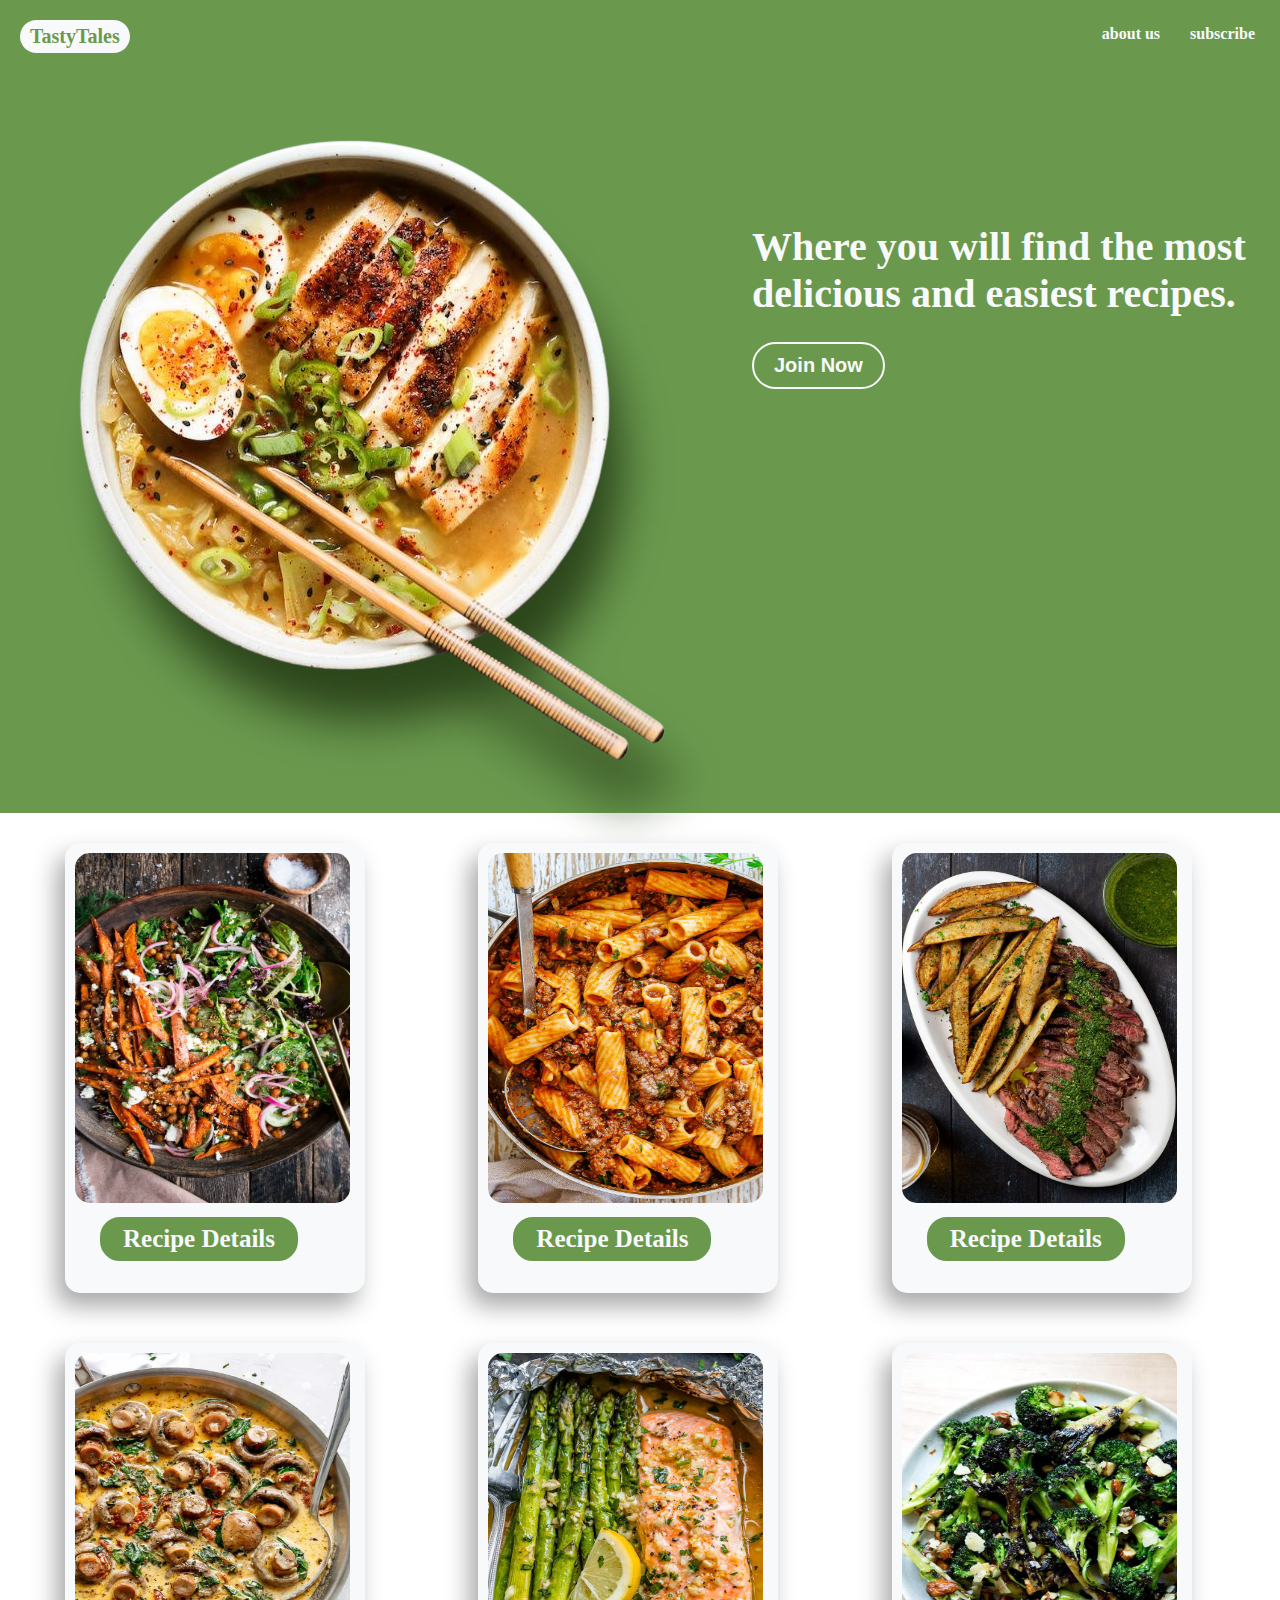
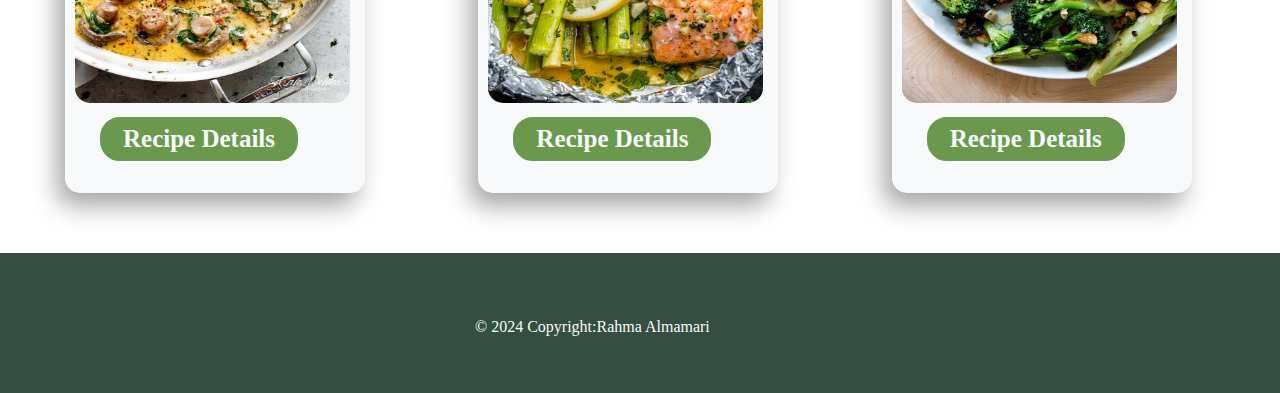
<file: PersonalBlog/index.html>
<!DOCTYPE html>
<html lang="en">
  <head>
    <meta charset="UTF-8" />
    <meta name="viewport" content="width=device-width, initial-scale=1.0" />
    <title>Blog Homepage</title>
    <!-- link to css file -->
    <link rel="stylesheet" href="./assets/css/main.css" />
  </head>
  <body>
    <div class="grid-container">
      <!-- nav code start here -->
      <nav>
        <ul class="logo">
          <li>TastyTales</li>
        </ul>
        <ul class="link">
          <li>
            <a href="./assets/html/about.html">about us</a>
          </li>
          <li>
            <a href="./assets/html/subscribe.html">subscribe</a>
          </li>
        </ul>
      </nav>
      <!--header code start here -->
      <header>
        <div class="header_image">
          <img src="./assets/image/header_image2.png" />
        </div>
        <div class="header_detail">
          <h2>Where you will find the most delicious and easiest recipes.</h2>
          <button type="button">
            <a href="./assets/html/subscribe.html">Join Now</a>
          </button>
        </div>
      </header>
      <!-- main code start here -->
      <div class="main">
        <div class="card">
          <div class="image">
            <img src="./assets/image/r1.jpg" />
          </div>
          <button type="button">
            <a href="./assets/html/BlogPost.html">Recipe Details</a>
          </button>
        </div>
        <div class="card">
          <div class="image">
            <img src="./assets/image/r2.jpg" />
          </div>
          <button type="button">
            <a href="./assets/html/BlogPost.html">Recipe Details</a>
          </button>
        </div>
        <div class="card">
          <div class="image">
            <img src="./assets/image/r3.jpg" />
          </div>
          <button type="button">
            <a href="./assets/html/BlogPost.html">Recipe Details</a>
          </button>
        </div>
        <div class="card">
          <div class="image">
            <img src="./assets/image/r4.jpg" />
          </div>
          <button type="button">
            <a href="./assets/html/BlogPost.html">Recipe Details</a>
          </button>
        </div>
        <div class="card">
          <div class="image">
            <img src="./assets/image/r5.jpg" />
          </div>
          <button type="button">
            <a href="./assets/html/BlogPost.html">Recipe Details</a>
          </button>
        </div>
        <div class="card">
          <div class="image">
            <img src="./assets/image/r6.jpg" />
          </div>
          <button type="button">
            <a href="./assets/html/BlogPost.html">Recipe Details</a>
          </button>
        </div>
      </div>
      <!-- footer code start here -->
      <footer>
        <p>
          © 2024 Copyright:<a
            href="www.linkedin.com/in/rahma-almamari-872173247"
            >Rahma Almamari</a
          >
        </p>
      </footer>
    </div>
  </body>
</html>
</file>
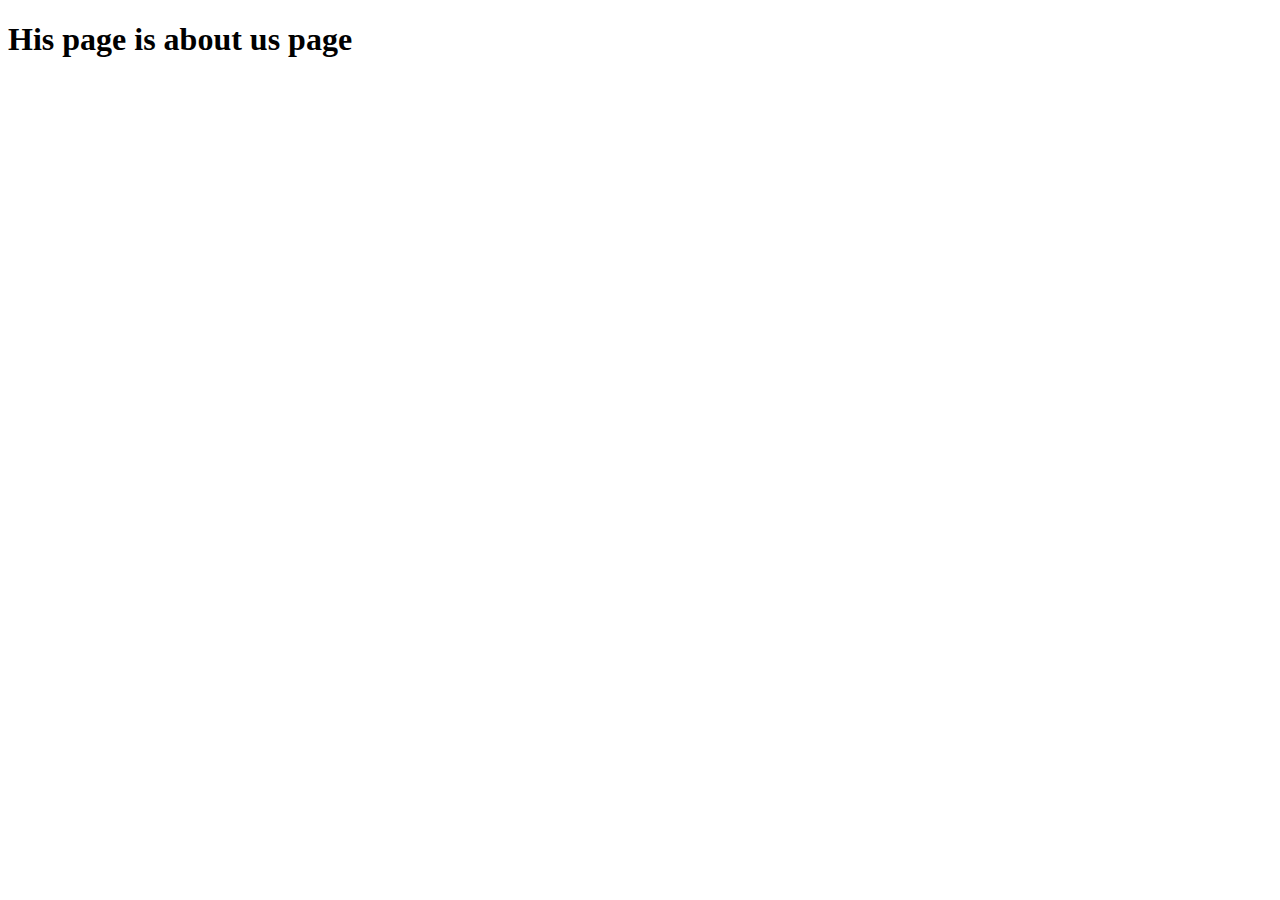
<file: PersonalBlog/assets/html/about.html>
<!DOCTYPE html>
<html lang="en">
<head>
    <meta charset="UTF-8">
    <meta name="viewport" content="width=device-width, initial-scale=1.0">
    <title>about</title>
</head>
<body>
    <h1>His page is about us page</h1>
</body>
</html>
</file>
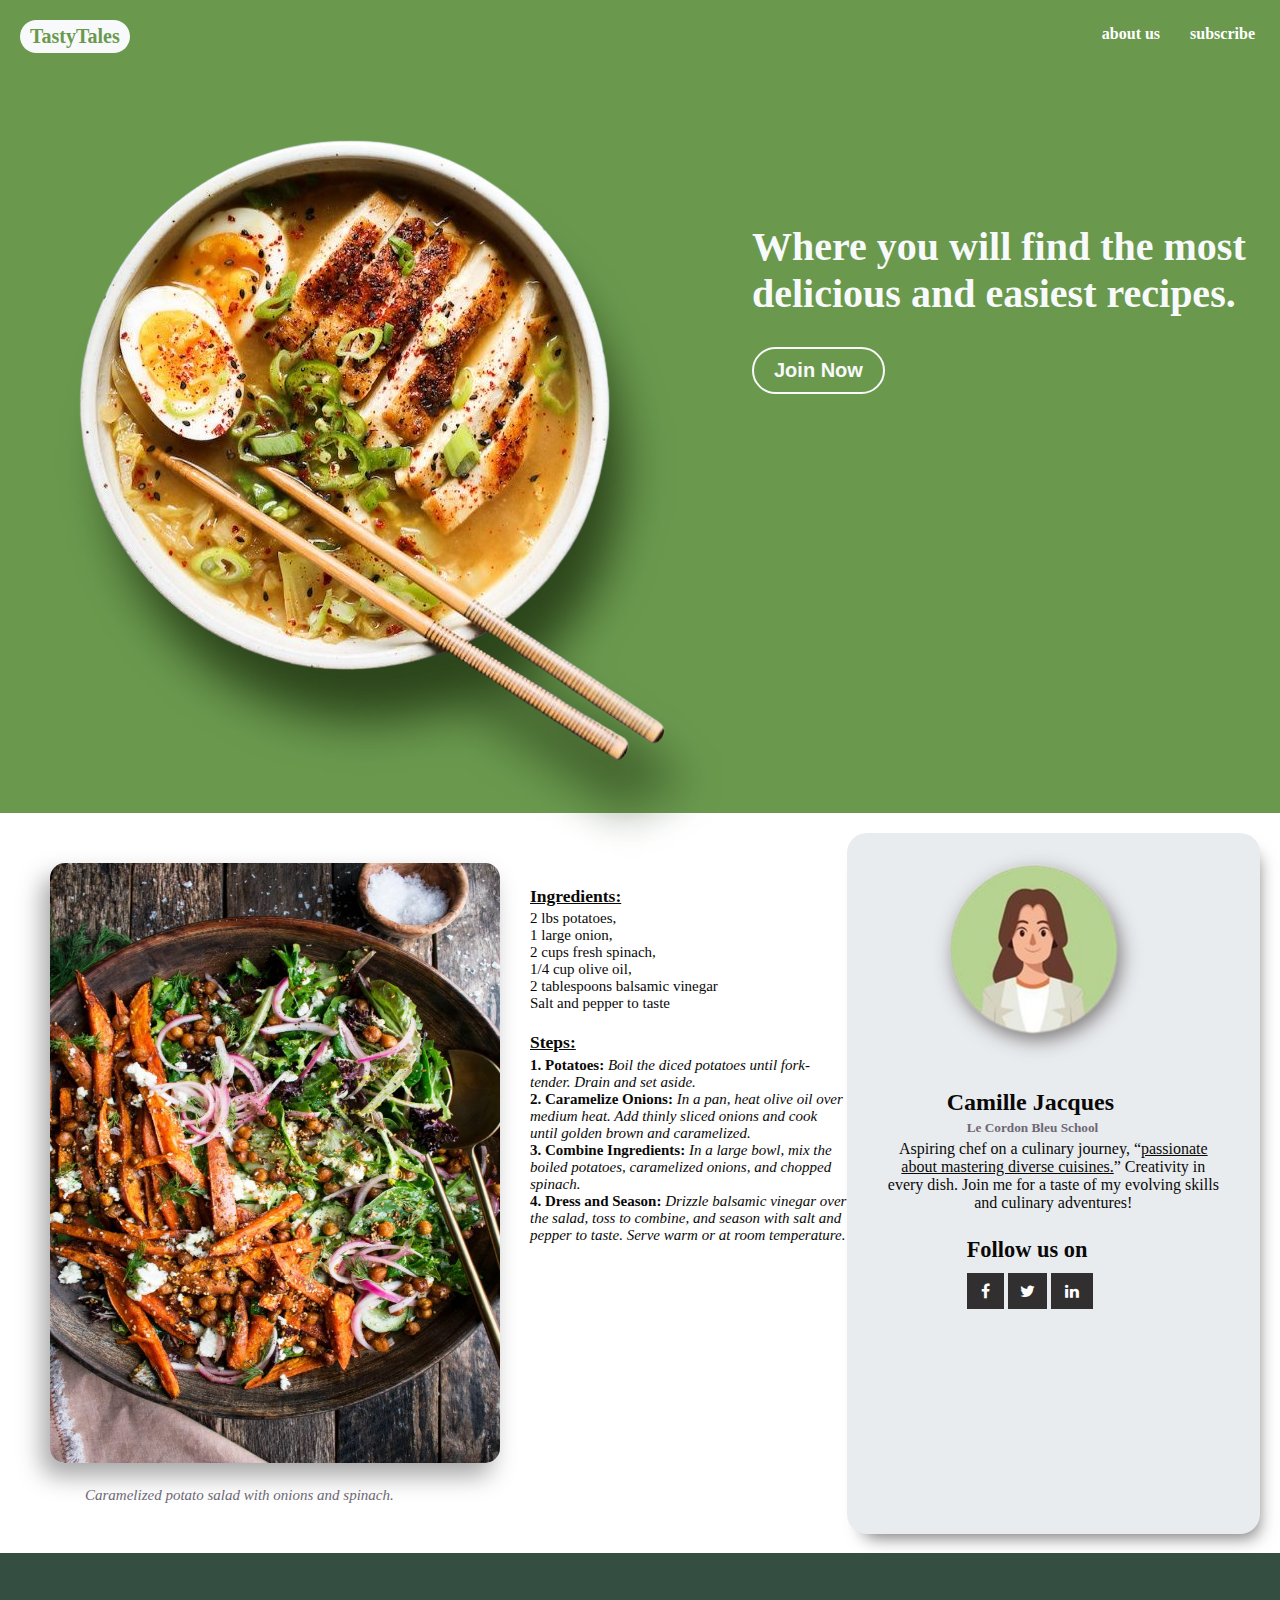
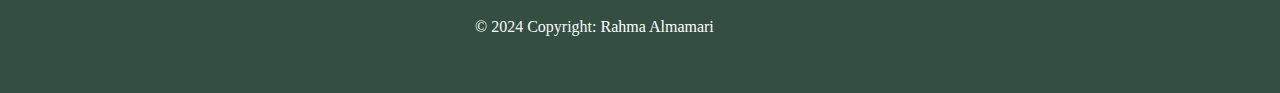
<file: PersonalBlog/assets/html/BlogPost.html>
<!DOCTYPE html>
<html lang="en">
  <head>
    <meta charset="UTF-8" />
    <meta name="viewport" content="width=device-width, initial-scale=1.0" />
    <title>Blog Post</title>
    <!-- link to css file -->
    <link rel="stylesheet" href="../css/post.css" />
  </head>
  <body>
    <div class="grid-container">
      <!-- nav code start here -->
      <nav>
        <ul class="logo">
          <li>TastyTales</li>
        </ul>
        <ul class="link">
          <li>
            <a href="url">about us</a>
          </li>
          <li>
            <a href="url">subscribe</a>
          </li>
        </ul>
      </nav>
      <!--header code start here -->
      <header>
        <div class="header_image">
          <img src="../image/header_image2.png" />
        </div>
        <div class="header_detail">
          <h2>Where you will find the most delicious and easiest recipes.</h2>
          <button type="button">Join Now</button>
        </div>
      </header>
      <!-- main code start here -->
      <div class="main">
        <!-- post details -->
        <div class="pdetails">
          <figure>
            <img src="../image/r1.jpg" alt="Fresh salad"/>
            <figcaption>
              Caramelized potato salad with onions and spinach.
            </figcaption>
          </figure>
          <div class="step">
            <h3>Ingredients:</h3>
            <p>2 lbs potatoes,</br>
              1 large onion,</br>
              2 cups fresh spinach,</br>
              1/4 cup olive oil,</br>
              2 tablespoons balsamic vinegar</br>
              Salt and pepper to taste
            </p></br>
            <h3>Steps:</h3>
            <p>
              <b>1. Potatoes:</b>  <i>Boil the diced potatoes until fork-tender. Drain and set aside.</i></br>
              <b>2. Caramelize Onions:</b> <i>In a pan, heat olive oil over medium heat. Add thinly sliced onions and cook until golden brown and caramelized.</i></br> 
              <b>3. Combine Ingredients:</b> <i>In a large bowl, mix the boiled potatoes, caramelized onions, and chopped spinach.</i></br>
              <b>4. Dress and Season:</b> <i>Drizzle balsamic vinegar over the salad, toss to combine, and season with salt and pepper to taste. Serve warm or at room temperature.</i>
            </p>
          </div>
        </div>
        <!-- author details -->
        <div class="adetails">
          <img src="../image/avatar1.png" alt="User Image"/>
          <div class="author_info">
            <h2>Camille Jacques</h2>
            <h5>Le Cordon Bleu School</h5>
            <p>
              Aspiring chef on a culinary journey,
              <q><u>passionate about mastering diverse cuisines.</u></q>
              Creativity in every dish. Join me for a taste 
              of my evolving skills and culinary adventures!
            </p>
          </div>
          <div class="main-social-icons">
            <h4 class="_14">Follow us on</h4>
            <ul class="social-icons">
                <li><a href="" class="social-icon"> <i class="fa fa-facebook"></i></a></li>
                <li><a href="" class="social-icon"> <i class="fa fa-twitter"></i></a></li>
                <li><a href="" class="social-icon"> <i class="fa fa-linkedin"></i></a></li>
            </ul>
          </div>
        </div>
        </div>
      <!-- footer code start here -->
      <footer>
        <p>
          © 2024 Copyright:
          <a href="www.linkedin.com/in/rahma-almamari-872173247">
            Rahma Almamari
          </a>
        </p>
      </footer>
    </div>
  </body>
</html>
</file>
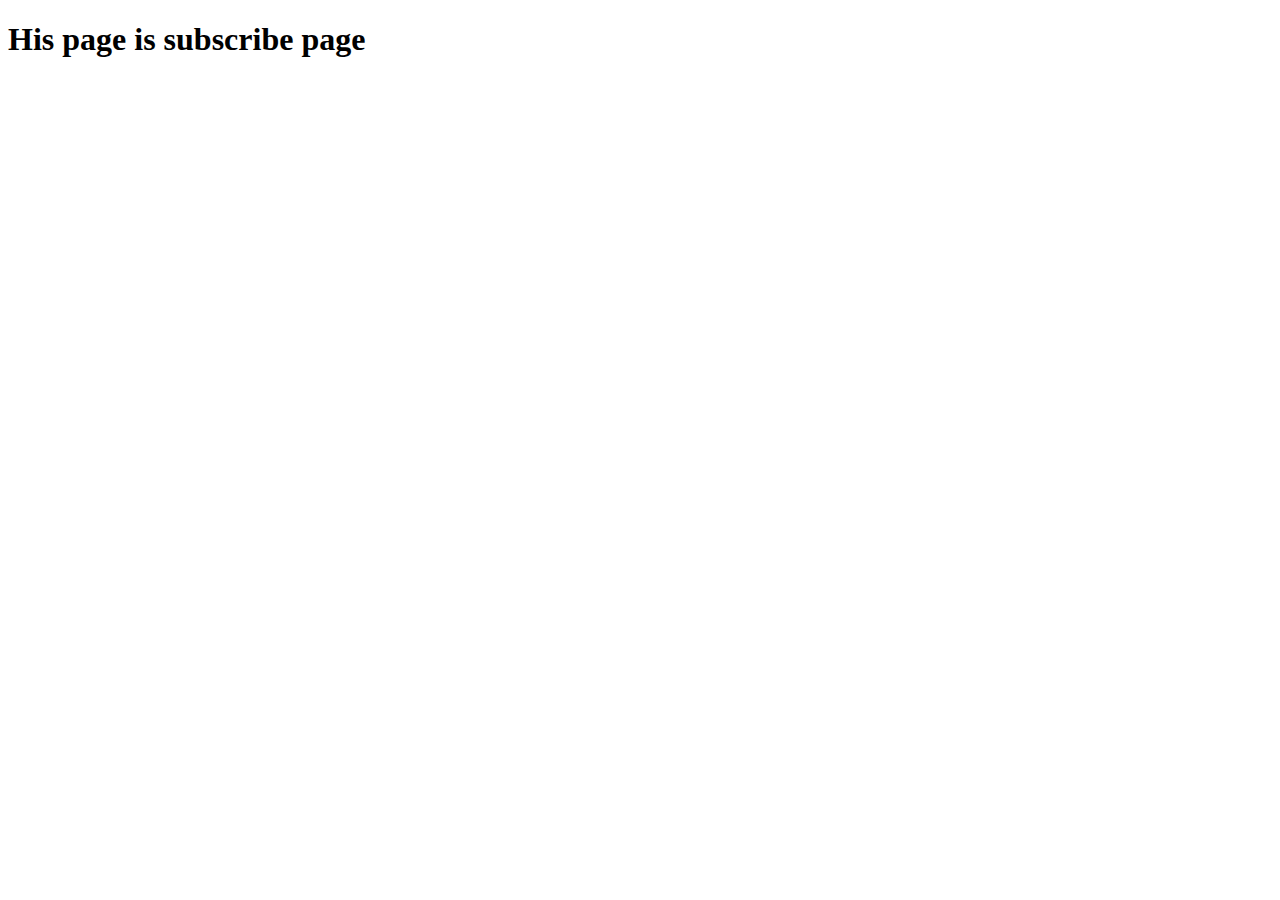
<file: PersonalBlog/assets/html/subscribe.html>
<!DOCTYPE html>
<html lang="en">
<head>
    <meta charset="UTF-8">
    <meta name="viewport" content="width=device-width, initial-scale=1.0">
    <title>subscribe</title>
</head>
<body>
    <h1>His page is subscribe page</h1>
</body>
</html>
</file>
<file: PersonalBlog/assets/css/main.css>
@import "./grid_style.css";
@import "./nav_style.css";
@import "./header_style.css";
@import "./footer_style.css";
nav {
  grid-column: 1 / span 6;
  display: grid;
  grid-template-columns: repeat(2, 1fr);
}
nav > ul:nth-child(1) {
  grid-column: span 1;
}
nav > ul:nth-child(2) {
  grid-column: span 1;
}
.main {
  grid-column: 1 / span 6;
  display: grid;
  grid-template-columns: repeat(3, 1fr);
  height: 1000px;
}
.main > div:nth-child(1) {
  grid-column: span 1;
}
.main > div:nth-child(2) {
  grid-column: span 1;
}
.main > div:nth-child(3) {
  grid-column: span 1;
}
.main > div:nth-child(4) {
  grid-column: span 1;
}
.main > div:nth-child(5) {
  grid-column: span 1;
}
.main > div:nth-child(6) {
  grid-column: span 1;
}
.card {
  background-color: #f8f9fa;
  margin-left: 45px;
  margin-top: 10px;
  width: 300px;
  height: 450px;
  border-radius: 15px;
  -webkit-box-shadow: -8px 13px 24px 0px rgba(0, 0, 0, 0.35);
  -moz-box-shadow: -8px 13px 24px 0px rgba(0, 0, 0, 0.35);
  box-shadow: -8px 13px 24px 0px rgba(0, 0, 0, 0.35);
}
.card img {
  height: 350px;
  width: 275px;
  border-radius: 15px;
  margin: 10px;
}
.card button {
  background-color: #6a994e;
  color: #f8f9fa;
  font-family: cursive;
  font-size: 25px;
  font-weight: bold;
  border-radius: 20px;
  border-style: solid;
  border-color: #6a994e;
  padding-left: 20px;
  padding-right: 20px;
  padding-top: 5px;
  padding-bottom: 5px;
  margin-left: 35px;
  cursor: pointer;
  border-width: 3px;
}
.card button:hover {
  background-color: #f8f9fa;
  color: #6a994e;
}
footer {
  grid-column: 1 / span 6;
}
/* responsive tablet mode*/
@media screen and (max-width: 980px) {
  .main {
    height: 800px;
  }
  .card {
    margin-left: 5%;
    margin-top: 5%;
    width: 250px;
    height: 350px;
  }
  .card img {
    height: 255px;
    width: 230px;
    margin: 10px;
  }
  .card button {
    font-size: 15px;
    padding-left: 20px;
    padding-right: 20px;
    padding-top: 5px;
    padding-bottom: 5px;
    margin-left: 20%;
    border-width: 3px;
  }
}
/* responsive mobile mode*/
@media screen and (max-width: 820px) {
  .main {
    grid-template-columns: repeat(2, 1fr);
    height: 1150px;
  }
  .card {
    margin-left: 10%;
    margin-top: 5%;
    width: 250px;
    height: 350px;
  }
  .card img {
    height: 255px;
    width: 230px;
    margin: 10px;
  }
  .card button {
    font-size: 15px;
    padding-left: 20px;
    padding-right: 20px;
    padding-top: 5px;
    padding-bottom: 5px;
    margin-left: 20%;
    border-width: 3px;
  }
}
/* responsive mobile2 mode*/
@media screen and (max-width: 600px) {
  .main {
    grid-template-columns: repeat(1, 1fr);
    height: 2300px;
  }
  .card {
    margin-left: 20%;
    margin-top: 5%;
    width: 250px;
    height: 350px;
  }
  .card img {
    height: 255px;
    width: 230px;
    margin: 10px;
  }
  .card button {
    font-size: 15px;
    padding-left: 20px;
    padding-right: 20px;
    padding-top: 5px;
    padding-bottom: 5px;
    margin-left: 20%;
    border-width: 3px;
  }
}
</file>
<file: PersonalBlog/assets/css/post.css>
@import "./grid_style.css";
@import "./nav_style.css";
@import "./header_style.css";
@import "./footer_style.css";
@import "./social_style.css";
nav {
  grid-column: 1 / span 6;
  display: grid;
  grid-template-columns: repeat(2, 1fr);
}
nav > ul:nth-child(1) {
  grid-column: span 1;
}
nav > ul:nth-child(2) {
  grid-column: span 1;
}
.main {
  grid-column: 1 / span 6;
  display: grid;
  grid-template-columns: repeat(3, 1fr);
  height: 700px;
}
.main > div:nth-child(1) {
  grid-column: span 2;
}
.main > div:nth-child(2) {
  grid-column: span 1;
}
.pdetails {
  display: grid;
  grid-template-columns: repeat(2, 1fr);
}
.pdetails > *:nth-child(1) {
  grid-column: span 1;
}
.pdetails > *:nth-child(2) {
  grid-column: span 1;
}
figure {
  margin: 30px;
  align-items: center;
}
figure img {
  width: 450px;
  height: 600px;
  border-radius: 15px;
  -webkit-box-shadow: -8px 13px 24px 0px rgba(0, 0, 0, 0.35);
  -moz-box-shadow: -8px 13px 24px 0px rgba(0, 0, 0, 0.35);
  box-shadow: -8px 13px 24px 0px rgba(0, 0, 0, 0.35);
}
figure figcaption {
  color: #6d6875;
  font-family: cursive;
  font-size: 15px;
  font-style: italic;
  margin-top: 20px;
  margin-left: 35px;
}
.step {
  color: #0a0908;
  font-family: cursive;
  font-size: 15px;
  margin-top: 50px;
}
.step h3 {
  text-decoration: underline;
}
.adetails {
  color: #0a0908;
  font-family: cursive;
  border-radius: 20px;
  background-color: #e9ecef;
  -webkit-box-shadow: 7px 12px 17px -9px rgba(0, 0, 0, 0.56);
  -moz-box-shadow: 7px 12px 17px -9px rgba(0, 0, 0, 0.56);
  box-shadow: 7px 12px 17px -9px rgba(0, 0, 0, 0.56);
}
.adetails img {
  margin-left: 70px;
}
.adetails h2 {
  margin-left: 100px;
}
.adetails h5 {
  color: #6d6875;
  margin-left: 120px;
}
.adetails p {
  margin-left: 40px;
  text-align: center;
  margin-right: 40px;
}
footer {
  grid-column: 1 / span 6;
}
/* responsive tablet mode*/
@media screen and (max-width: 1030px) {
  .main {
    grid-template-columns: repeat(1, 1fr);
    height: 1100px;
  }
  .main > div:nth-child(1) {
    grid-column: span 1;
  }
  .main > div:nth-child(2) {
    grid-column: span 1;
  }
  .adetails {
    display: grid;
    grid-template-columns: repeat(3, 1fr);
  }
  .adetails > *:nth-child(1) {
    grid-column: span 1;
  }
  .adetails > *:nth-child(2) {
    grid-column: span 2;
  }
  .adetails > *:nth-child(3) {
    grid-column: span 3;
  }
  .author_info {
    margin-top: 10%;
    margin-left: 0%;
  }
  .adetails h2 {
    margin-left: 30%;
  }
  .adetails h5 {
    margin-left: 35%;
  }
  .main-social-icons {
    margin-top: 0%;
    margin-left: 35%;
  }
}
/* responsive mobile mode*/
@media screen and (max-width: 820px) {
  .main {
    grid-template-columns: repeat(1, 1fr);
    height: 1500px;
  }
  .main > div:nth-child(1) {
    grid-column: span 1;
  }
  .main > div:nth-child(2) {
    grid-column: span 1;
  }
  .pdetails {
    grid-template-columns: repeat(1, 1fr);
  }
  .pdetails > *:nth-child(1) {
    grid-column: span 1;
  }
  .pdetails > *:nth-child(2) {
    grid-column: span 1;
  }
  figure img {
    width: 350px;
    height: 400px;
    margin-left: 25%;
  }
  figure figcaption {
    margin-left: 25%;
  }
  .step {
    font-size: 15px;
    margin-top: 0%;
    text-align: center;
  }
  .adetails {
    display: grid;
    grid-template-columns: repeat(1, 1fr);
    width: 500px;
    height: 550px;
    margin-left: 20%;
  }
  .adetails > *:nth-child(1) {
    grid-column: span 1;
  }
  .adetails > *:nth-child(2) {
    grid-column: span 1;
  }
  .adetails > *:nth-child(3) {
    grid-column: span 1;
  }
  .adetails img {
    margin-left: 25%;
  }
  .author_info {
    margin-top: 0%;
    margin-left: 0%;
  }
  .adetails h2 {
    margin-left: 30%;
  }
  .adetails h5 {
    margin-left: 35%;
  }
  .main-social-icons {
    margin-top: 0%;
    margin-left: 15%;
  }
}
/* responsive mobile2 mode*/
@media screen and (max-width: 600px) {
  .main {
    grid-template-columns: repeat(1, 1fr);
    height: 1500px;
  }
  .main > div:nth-child(1) {
    grid-column: span 1;
  }
  .main > div:nth-child(2) {
    grid-column: span 1;
  }
  .pdetails {
    grid-template-columns: repeat(1, 1fr);
  }
  .pdetails > *:nth-child(1) {
    grid-column: span 1;
  }
  .pdetails > *:nth-child(2) {
    grid-column: span 1;
  }
  figure img {
    width: 350px;
    height: 400px;
    margin-left: 10%;
  }
  figure figcaption {
    margin-left: 10%;
  }
  .step {
    font-size: 15px;
    margin-top: 0%;
    text-align: center;
  }
  .adetails {
    display: grid;
    grid-template-columns: repeat(1, 1fr);
    width: 400px;
    height: 550px;
    margin-left: 10%;
  }
  .adetails > *:nth-child(1) {
    grid-column: span 1;
  }
  .adetails > *:nth-child(2) {
    grid-column: span 1;
  }
  .adetails > *:nth-child(3) {
    grid-column: span 1;
  }
  .adetails img {
    margin-left: 20%;
  }
  .author_info {
    margin-top: 0%;
    margin-left: 0%;
  }
  .adetails h2 {
    margin-left: 30%;
  }
  .adetails h5 {
    margin-left: 35%;
  }
  .main-social-icons {
    margin-top: 0%;
    margin-left: 5%;
  }
}
</file>
